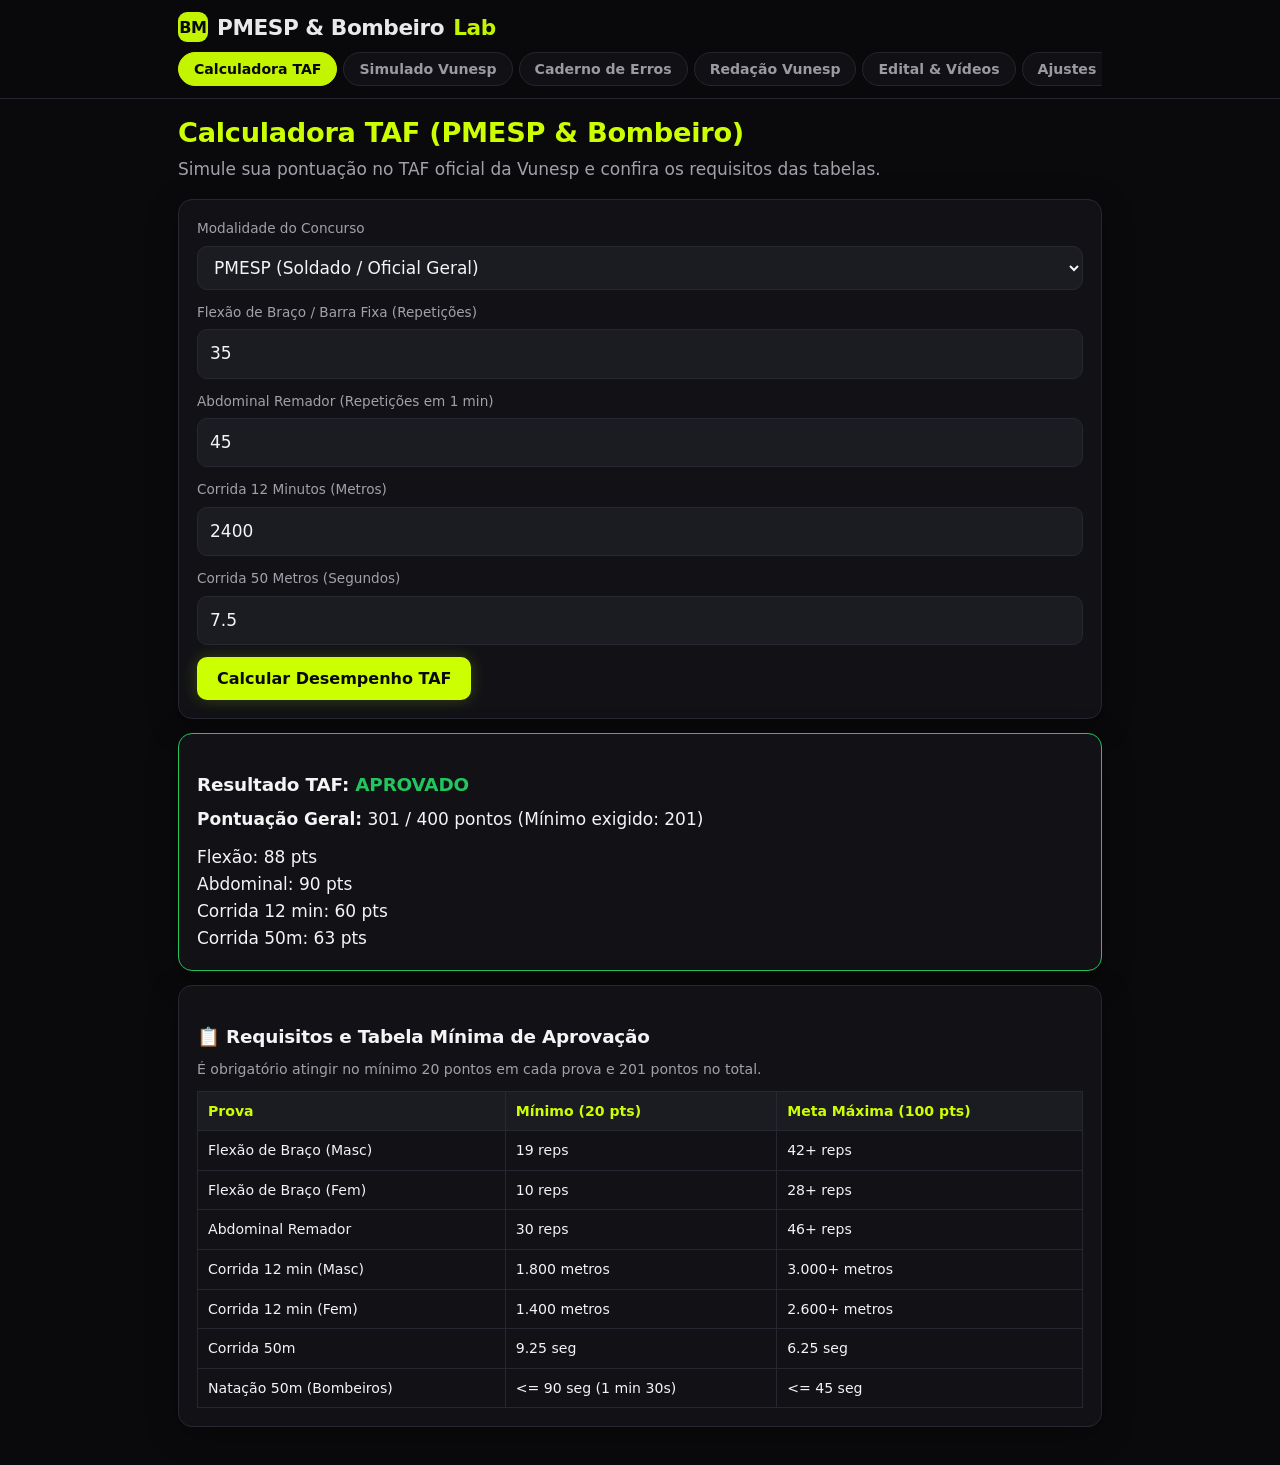
<file: index.html>
<!DOCTYPE html>
<html lang="pt-BR">
<head>
<meta charset="UTF-8">
<meta name="viewport" content="width=device-width, initial-scale=1, viewport-fit=cover">
<meta name="theme-color" content="#0a0a0c">
<title>PMESP & Bombeiro Lab — Portal Tático de Estudos & TAF</title>
<style>
:root{--bg:#0a0a0c;--s1:#121216;--s2:#1b1b22;--ln:#272732;--tx:#f4f4f5;--mu:#a1a1aa;--ac:#ccff00;--ok:#22c55e;--er:#ff3366;
--h:'Chakra Petch',system-ui,-apple-system,sans-serif;--b:'Inter',system-ui,-apple-system,sans-serif}
[data-theme="light"]{--bg:#f4f6f9;--s1:#ffffff;--s2:#e2e8f0;--ln:#cbd5e1;--tx:#1e293b;--mu:#64748b;--ac:#65a30d;--ok:#16a34a;--er:#dc2626}
*{box-sizing:border-box;margin:0}
html{-webkit-text-size-adjust:100%}
body{background:var(--bg);color:var(--tx);font:17px/1.6 var(--b);min-height:100vh;padding-bottom:env(safe-area-inset-bottom);transition:background .2s,color .2s}
button,select,textarea,input{font:inherit;color:inherit}
button{cursor:pointer}
:focus-visible{outline:2px solid var(--ac);outline-offset:2px}
.badge{background:var(--er);color:#fff;border-radius:99px;font-size:.7rem;padding:1px 7px;margin-left:4px;font-weight:700}
main{max-width:960px;margin:auto;padding:8px 18px 24px}
h1,h2,h3{font-family:var(--h);line-height:1.2;letter-spacing:-.01em}
h1{font-size:1.7rem;margin:10px 0 6px;color:var(--ac)}h2{font-size:1.15rem;margin:22px 0 10px}
p.lead{color:var(--mu);margin-bottom:16px}
.card{background:var(--s1);border:1px solid var(--ln);border-radius:14px;padding:18px;margin-bottom:14px;box-shadow:0 8px 32px 0 rgba(0,0,0,0.3)}
.grid{display:grid;grid-template-columns:repeat(2,1fr);gap:10px}
@media(min-width:700px){.grid{grid-template-columns:repeat(4,1fr)}}
.stat{background:var(--s1);border:1px solid var(--ln);border-radius:12px;padding:12px;display:flex;flex-direction:column;gap:2px}
.stat span{font:500 .8rem var(--h);color:var(--mu)}.stat b{font:700 1.6rem var(--h)}.stat small{color:var(--mu);font-size:.78rem}
.stat i{display:block;height:5px;border-radius:5px;background:var(--s2);position:relative;overflow:hidden;margin:4px 0}
.stat i::after{content:"";position:absolute;inset:0;width:var(--p);background:var(--c)}
.chips{display:flex;flex-wrap:wrap;gap:8px;margin-bottom:14px}
.chip{background:var(--s2);border:1px solid var(--ln);border-radius:99px;padding:7px 14px;font:500 .9rem var(--h)}
.chip[aria-pressed=true]{background:var(--ac);color:#0a0a0c;border-color:var(--ac);font-weight:700}
.btn{background:var(--ac);color:#0a0a0c;border:0;border-radius:10px;padding:12px 20px;font:700 1rem var(--h);box-shadow:0 0 15px rgba(204,255,0,0.2);transition:all .2s}
.btn:hover{transform:translateY(-1px);box-shadow:0 0 25px rgba(204,255,0,0.5)}
.btn.ghost{background:var(--s2);color:var(--tx);border:1px solid var(--ln);box-shadow:none}
.btn.sm{padding:7px 12px;font-size:.85rem}
.row{display:flex;gap:10px;flex-wrap:wrap;align-items:center}
.top{display:flex;justify-content:space-between;align-items:center;color:var(--mu);font:500 .9rem var(--h);margin-bottom:10px}
.tag{display:inline-flex;align-items:center;gap:6px;font:500 .8rem var(--h);color:var(--mu)}
.tag::before{content:"";width:9px;height:9px;border-radius:50%;background:var(--c)}
.q{font-size:1.08rem;margin:8px 0 16px;white-space:pre-line}
.alt{display:flex;gap:12px;width:100%;text-align:left;background:var(--s2);border:1px solid var(--ln);border-radius:12px;padding:13px 14px;margin-bottom:9px;line-height:1.45}
.alt b{font:700 .95rem var(--h);color:var(--ac);min-width:1.1em}
.alt:not(:disabled):hover{border-color:var(--ac)}
.alt.ok{border-color:var(--ok);background:rgba(34,197,94,.12)}.alt.ok b{color:var(--ok)}
.alt.no{border-color:var(--er);background:rgba(255,51,102,.12)}.alt.no b{color:var(--er)}
.alt:disabled{cursor:default;color:var(--tx)}
.fb{border-left:4px solid var(--ac);background:var(--s2);border-radius:0 12px 12px 0;padding:12px 14px;margin:14px 0}
.fb.ok{border-color:var(--ok)}.fb.no{border-color:var(--er)}.fb strong{font-family:var(--h)}
.big{font:700 3rem var(--h);color:var(--ac)}
.bar{height:8px;background:var(--s2);border-radius:8px;overflow:hidden}.bar i{display:block;height:100%;width:0;background:var(--ok);transition:width .25s}
.mu{color:var(--mu)}.empty{text-align:center;padding:30px 10px;color:var(--mu)}
select,input[type="text"],input[type="number"]{background:var(--s2);border:1px solid var(--ln);border-radius:10px;padding:10px 12px;width:100%;font-family:var(--h)}
textarea{width:100%;min-height:360px;resize:vertical;background:var(--s1);border:1px solid var(--ln);border-radius:12px;padding:14px;line-height:1.8;font-family:var(--b);font-size:1.02rem}
.ck-row{display:flex;align-items:center;justify-content:space-between;padding:10px 14px;border-bottom:1px solid var(--ln);gap:12px;flex-wrap:wrap}
.ck-row:last-child{border:0}
.ck-info{flex:1;min-width:200px}.ck-info b{display:block;font-size:.95rem}.ck-info small{color:var(--mu);font-size:.82rem}
.ck-group{display:flex;gap:6px;align-items:center;flex-shrink:0}
.ck-btn{display:inline-flex;align-items:center;justify-content:center;width:32px;height:32px;border-radius:8px;background:var(--s2);border:1px solid var(--ln);font:700 .75rem var(--h);color:var(--mu);user-select:none;cursor:pointer}
.ck-btn.on{background:var(--ok);color:#0a0a0c;border-color:var(--ok)}
.prio{padding:2px 6px;border-radius:4px;font-size:.7rem;font-weight:700;margin-left:6px;text-transform:uppercase}
.prio-alta{background:rgba(255,51,102,.2);color:var(--er);border:1px solid var(--er)}
.prio-media{background:rgba(204,255,0,.2);color:var(--ac);border:1px solid var(--ac)}
.tbl{width:100%;border-collapse:collapse;margin-top:10px;font-size:.88rem}
.tbl th,.tbl td{border:1px solid var(--ln);padding:8px 10px;text-align:left}
.tbl th{background:var(--s2);color:var(--ac)}
header{position:sticky;top:0;z-index:5;background:var(--bg);border-bottom:1px solid var(--ln);opacity:.96;backdrop-filter:blur(10px)}
.hd{display:flex;align-items:center;justify-content:space-between;flex-wrap:wrap;gap:10px 16px;max-width:960px;margin:auto;padding:12px 18px;padding-top:calc(12px + env(safe-area-inset-top))}
.brand{font:800 1.35rem var(--h);display:flex;align-items:center;gap:9px;letter-spacing:-.02em}
.brand i{width:30px;height:30px;border-radius:9px;background:var(--ac);display:grid;place-items:center;color:#0a0a0c;font:800 1rem var(--h)}
.brand span{color:var(--ac)}
nav{display:flex;gap:6px;overflow-x:auto;max-width:100%;scrollbar-width:none}
nav::-webkit-scrollbar{display:none}
nav button{white-space:nowrap;background:var(--s1);border:1px solid var(--ln);border-radius:99px;padding:8px 15px;font:600 .88rem var(--h);color:var(--mu)}
nav button:hover{color:var(--tx)}
nav button[aria-current=page]{background:var(--ac);color:#0a0a0c;border-color:var(--ac)}
details.card{padding:0}
summary{list-style:none;display:flex;align-items:center;gap:8px;padding:15px 18px;font:700 1rem var(--h);cursor:pointer}
summary::-webkit-details-marker{display:none}
summary::before{content:"\25B8";color:var(--mu)}details[open] summary::before{content:"\25BE"}
summary span{flex:1}summary em{font-style:normal;color:var(--ac);font-size:.85rem}
details[open] summary{border-bottom:1px solid var(--ln)}
</style>
</head>
<body data-theme="dark">
<header><div class="hd">
  <div class="brand"><i>BM</i>PMESP & Bombeiro <span>Lab</span></div>
  <nav aria-label="Seções">
    <button data-t="taf">Calculadora TAF</button>
    <button data-t="sim">Simulado Vunesp</button>
    <button data-t="err">Caderno de Erros<span id="bd" class="badge" hidden></span></button>
    <button data-t="red">Redação Vunesp</button>
    <button data-t="edi">Edital & Vídeos</button>
    <button data-t="cfg">Ajustes & Backup</button>
  </nav></div></header>
<main id="app"></main>

<script>
const $=s=>document.querySelector(s);
const ld=(k,d)=>{try{const v=localStorage.getItem('pmlab:'+k);return v?JSON.parse(v):d}catch(e){return d}};
const sv=(k,v)=>{try{localStorage.setItem('pmlab:'+k,JSON.stringify(v));return true}catch(e){return false}};
const esc=s=>String(s).replace(/[&<>"]/g,c=>({'&':'&amp;','<':'&lt;','>':'&gt;','"':'&quot;'}[c]));
const shuf=a=>{a=a.slice();for(let i=a.length-1;i>0;i--){const j=Math.floor(Math.random()*(i+1));[a[i],a[j]]=[a[j],a[i]]}return a};
const L='ABCDE';
const AREAS={port:['Língua Portuguesa','#ccff00'],mat:['Matemática & RLM','#38bdf8'],ger:['Conhecimentos Gerais & Hist/Geo','#c084fc'],adm:['Adm Pública & Informática','#22c55e']};

(function(){
  const t=ld('theme','dark');document.body.setAttribute('data-theme',t);
  const now=new Date().toDateString();
  const st=ld('streak',{last:'',count:0});
  if(st.last!==now){
    const yesterday=new Date(Date.now()-86400000).toDateString();
    st.count=st.last===yesterday?st.count+1:1;
    st.last=now;sv('streak',st);
  }
})();

const q=(a,d,t,o,e)=>({a,d,t,o,e});
const Q=[
q('port','facil',"Assinale a alternativa em que a concordância verbal está correta de acordo com a norma-padrão:",["Fazem dois anos que não o vejo.","Houveram muitos incidentes na ocorrência policial.","Devem haver mais viaturas disponíveis no batalhão.","Faltou o policial e o seu encarregado na operação.","Existem várias normas que regem a conduta militar."],"O verbo 'existir' concorda com o sujeito ('várias normas'). 'Fazer' tempo e 'haver' sentido de existir são impessoais."),
q('port','medio',"No trecho «O patrulhamento ostensivo visa a garantir a ordem pública», a regência do verbo 'visar' está:",["incorreta, pois o verbo é transitivo direto e não exige preposição.","correta, pois com o sentido de 'objetivar' ou 'almejar' é transitivo indireto (exige 'a').","incorreta, pois deveria ser substituído por 'almeja para'.","correta, mas o 'a' deveria vir sem crase antes de verbo.","incorreta por reger objeto direto com partícula apassivadora."],"Visar com sentido de pretender/objetivar rege preposição 'a'. Como 'garantir' é verbo, não leva crase, mas a regência indireta está certa."),
q('mat','facil',"Uma viatura percorre 180 km em 2 horas e 30 minutos. A velocidade média desenvolvida por essa viatura, em km/h, foi de:",["60","72","80","90","100"],"2h30min = 2,5 horas. Vm = 180 ÷ 2,5 = 72 km/h."),
q('mat','medio',"Em um batalhão, 4 policiais realizam a manutenção de 12 viaturas em 3 horas. Trabalhando no mesmo ritmo, 6 policiais farão a manutenção de 30 viaturas em:",["4 horas","5 horas","6 horas","4h30min","3h30min"],"Regra de três composta: (Policiais × Horas) / Viaturas = Constante. (4×3)/12 = 1. Logo, (6×H)/30 = 1 => 6H = 30 => H = 5 horas."),
q('ger','facil',"De acordo com a Constituição do Estado de São Paulo, a Polícia Militar é força auxiliar e reserva do Exército, sendo instituição organizada com base na:",["hierarquia e na disciplina.","livre associação sindical.","democracia deliberativa horizontal.","independência operacional absoluta dos municípios.","paridade salarial civil-militar."],"Artigo 142 da CF e Constituição Estadual estabelecem a hierarquia e a disciplina como pilares das Forças Auxiliares."),
q('ger','medio',"A Revolução Constitucionalista de 1932 teve como um dos seus marcos históricos a participação expressiva dos paulistas contra o governo central. No contexto da PMESP, destaca-se a atuação do:",["Força Pública do Estado de São Paulo combatendo nas frentes de batalha.","Batalhão de Guardas Imperiais do Rio de Janeiro.","Exército Farroupilha no Sul do país.","Corpo de Bombeiros do Distrito Federal.","Regimento de Polícia Montada da Bahia."],"A Força Pública de São Paulo foi a espinha dorsal militar do movimento constitucionalista de 1932."),
q('adm','facil',"O uso de fórmulas básicas no Microsoft Excel para somar os valores das células A1 até A10 escreve-se corretamente como:",["=SOMA(A1:A10)","=ADICIONAR(A1-A10)","SUM(A1..A10)","TOTAL(A1:A10)","=CALCULAR(A1+A10)"],"A função padrão em português para soma em intervalo é =SOMA(início:fim)."),
q('adm','medio',"Nos termos da Lei Estadual Paulista, o ato administrativo discricionário é aquele em que a autoridade administrativa atua com margem de:",["liberdade de escolha quanto à conveniência e oportunidade, respeitada a lei.","obrigação estrita de cumprir o texto sem margem de interpretação.","autorização exclusiva do Poder Judiciário.","anulação automática por qualquer cidadão.","suspensão de garantias constitucionais."],"Discricionariedade envolve mérito administrativo (conveniência e oportunidade) nos limites legais.")
];

const ED=[
["Língua Portuguesa (Vunesp)","port",[
["Ortografia, Acentuação e Pontuação","Regras atuais e emprego de vírgula","alta","https://www.youtube.com/watch?v=8fGc8AmLMgY"],
["Morfologia e Sintaxe","Classes de palavras, crase, regência e concordância","alta","https://www.youtube.com/watch?v=1uB1k7Wn234"],
["Análise Textual e Coesão","Significação de palavras e tipos textuais","alta","https://www.youtube.com/watch?v=9g2p8Z8X7e8"]]],
["Matemática & RLM","mat",[
["Razão, Proporção e Regra de Três","Problemas aritméticos aplicados","alta","https://www.youtube.com/watch?v=3z8C8KxV8oQ"],
["Equações e Porcentagem","Acréscimos, descontos e proporções","media","https://www.youtube.com/watch?v=5V9f5Q7g9x0"],
["Raciocínio Lógico (RLM)","Proposições e diagramas lógicos","alta","https://www.youtube.com/watch?v=6v7C8X9Z1u2"]]],
["História e Geografia Geral/SP","ger",[
["História de São Paulo","Revolução de 1932 e República Velha","alta","https://www.youtube.com/watch?v=1x2y3z4a5b6"],
["Geografia de SP","Relevo, demografia e urbanização paulista","media","https://www.youtube.com/watch?v=3x4y5z6a7b8"]]],
["Noções de Adm Pública & Informática","adm",[
["Constituição Estadual e Federal","Direitos e Segurança Pública (Art. 144)","alta","https://www.youtube.com/watch?v=4x5y6z7a8b9"],
["Informática Básica","Windows, Word e Excel","alta","https://www.youtube.com/watch?v=0x1y2z3a4b5"]]]
];

const S={tab:'taf',sel:'all',dif:'all',n:6,z:null,tm:null};
document.querySelectorAll('nav button').forEach(b=>b.onclick=()=>{S.tab=b.dataset.t;render()});

function render(){
  clearInterval(S.tm);
  document.querySelectorAll('nav button').forEach(b=>{if(b.dataset.t===S.tab)b.setAttribute('aria-current','page');else b.removeAttribute('aria-current')});
  const n=Object.keys(ld('erros',{})).length,bd=$('#bd');bd.hidden=!n;bd.textContent=n;
  ({taf:vTaf,sim:vSim,err:vErr,red:vRed,edi:vEdi,cfg:vCfg})[S.tab]();
  window.scrollTo(0,0);
}

function vTaf(){
  const saved=ld('taf_data',{mode:'pm',flex:35,abd:45,corr:2400,c50:7.5,nat:80});
  $('#app').innerHTML=`<h1>Calculadora TAF (PMESP & Bombeiro)</h1>
  <p class="lead">Simule sua pontuação no TAF oficial da Vunesp e confira os requisitos das tabelas.</p>
  <div class="card">
    <label style="display:block;font-size:0.85rem;color:var(--mu);margin-bottom:6px">Modalidade do Concurso</label>
    <select id="taf-mode" style="margin-bottom:12px">
      <option value="pm" ${saved.mode==='pm'?'selected':''}>PMESP (Soldado / Oficial Geral)</option>
      <option value="bm" ${saved.mode==='bm'?'selected':''}>Corpo de Bombeiros (Com Natação)</option>
    </select>
    
    <label style="display:block;font-size:0.85rem;color:var(--mu);margin-bottom:6px">Flexão de Braço / Barra Fixa (Repetições)</label>
    <input type="number" id="taf-flex" value="${saved.flex||0}" style="margin-bottom:12px">
    
    <label style="display:block;font-size:0.85rem;color:var(--mu);margin-bottom:6px">Abdominal Remador (Repetições em 1 min)</label>
    <input type="number" id="taf-abd" value="${saved.abd||0}" style="margin-bottom:12px">
    
    <label style="display:block;font-size:0.85rem;color:var(--mu);margin-bottom:6px">Corrida 12 Minutos (Metros)</label>
    <input type="number" id="taf-corr" value="${saved.corr||0}" style="margin-bottom:12px">
    
    <label style="display:block;font-size:0.85rem;color:var(--mu);margin-bottom:6px">Corrida 50 Metros (Segundos)</label>
    <input type="number" id="taf-c50" step="0.1" value="${saved.c50||0}" style="margin-bottom:12px">

    <div id="nat-box" style="display:${saved.mode==='bm'?'block':'none'}">
      <label style="display:block;font-size:0.85rem;color:var(--mu);margin-bottom:6px">Natação 50m (Segundos - Máximo 90s / 1 min e 30s)</label>
      <input type="number" id="taf-nat" value="${saved.nat||0}" style="margin-bottom:12px">
    </div>
    
    <button class="btn" id="calc-taf">Calcular Desempenho TAF</button>
  </div>
  <div id="taf-res"></div>
  
  <div class="card" style="margin-top:14px">
    <h2>📋 Requisitos e Tabela Mínima de Aprovação</h2>
    <p style="font-size:0.88rem;color:var(--mu)">É obrigatório atingir no mínimo 20 pontos em cada prova e 201 pontos no total.</p>
    <table class="tbl">
      <thead><tr><th>Prova</th><th>Mínimo (20 pts)</th><th>Meta Máxima (100 pts)</th></tr></thead>
      <tbody>
        <tr><td>Flexão de Braço (Masc)</td><td>19 reps</td><td>42+ reps</td></tr>
        <tr><td>Flexão de Braço (Fem)</td><td>10 reps</td><td>28+ reps</td></tr>
        <tr><td>Abdominal Remador</td><td>30 reps</td><td>46+ reps</td></tr>
        <tr><td>Corrida 12 min (Masc)</td><td>1.800 metros</td><td>3.000+ metros</td></tr>
        <tr><td>Corrida 12 min (Fem)</td><td>1.400 metros</td><td>2.600+ metros</td></tr>
        <tr><td>Corrida 50m</td><td>9.25 seg</td><td>6.25 seg</td></tr>
        <tr><td>Natação 50m (Bombeiros)</td><td><= 90 seg (1 min 30s)</td><td><= 45 seg</td></tr>
      </tbody>
    </table>
  </div>`;

  $('#taf-mode').onchange=e=>{
    $('#nat-box').style.display=e.target.value==='bm'?'block':'none';
  };

  $('#calc-taf').onclick=()=>{
    const mode=$('#taf-mode').value;
    const flex=Number($('#taf-flex').value)||0;
    const abd=Number($('#taf-abd').value)||0;
    const corr=Number($('#taf-corr').value)||0;
    const c50=Number($('#taf-c50').value)||0;
    const nat=Number($('#taf-nat').value)||0;
    
    sv('taf_data',{mode,flex,abd,corr,c50,nat});
    
    const pFlex = Math.min(100, Math.max(0, Math.round(flex * 2.5)));
    const pAbd = Math.min(100, Math.max(0, Math.round(abd * 2.0)));
    const pCorr = Math.min(100, Math.max(0, Math.round((corr - 1500) / 15)));
    const p50 = Math.min(100, Math.max(0, Math.round((10 - c50) * 25)));
    const natOk = mode==='pm' || (nat > 0 && nat <= 90);
    
    const total = pFlex + pAbd + pCorr + p50;
    const ok = pFlex>=20 && pAbd>=20 && pCorr>=20 && p50>=20 && natOk && total>=201;

    $('#taf-res').innerHTML=`<div class="card" style="border-color:${ok?'var(--ok)':'var(--er)'}">
      <h2>Resultado TAF: <span style="color:${ok?'var(--ok)':'var(--er)'}">${ok?'APROVADO':'REPROVADO'}</span></h2>
      <p><b>Pontuação Geral:</b> ${total} / 400 pontos (Mínimo exigido: 201)</p>
      <div style="margin-top:10px">
        <p>Flexão: ${pFlex} pts ${pFlex<20?'⚠️ (Abaixo dos 20 pts!)':''}</p>
        <p>Abdominal: ${pAbd} pts ${pAbd<20?'⚠️ (Abaixo dos 20 pts!)':''}</p>
        <p>Corrida 12 min: ${pCorr} pts ${pCorr<20?'⚠️ (Abaixo dos 20 pts!)':''}</p>
        <p>Corrida 50m: ${p50} pts ${p50<20?'⚠️ (Abaixo dos 20 pts!)':''}</p>
        ${mode==='bm'?`<p>Natação 50m: <span style="color:${natOk?'var(--ok)':'var(--er)'}">${natOk?'APROVADO (<= 1min 30s)':'REPROVADO (Tempo > 90s)'}</span></p>`:''}
      </div>
    </div>`;
  };
  $('#calc-taf').click();
}

function vSim(){
  if(S.z&&S.z.done)return vRes();
  if(S.z)return vQ();
  const chips=[['all','Todas as disciplinas'],...Object.entries(AREAS).map(([k,v])=>[k,v[0]])].map(([k,nm])=>`<button class="chip" data-a="${k}" aria-pressed="${S.sel===k}">${nm}</button>`).join('');
  
  $('#app').innerHTML=`<h1>Simulado Oficial Vunesp / PMESP</h1>
  <div class="card">
    <label style="display:block;font-size:0.85rem;color:var(--mu);margin-bottom:6px">Disciplina</label>
    <div class="chips" id="ca">${chips}</div>
    <button class="btn" id="go" style="margin-top:10px">Iniciar Simulado Tático</button>
  </div>`;
  
  $('#ca').onclick=e=>{const b=e.target.closest('[data-a]');if(b){S.sel=b.dataset.a;vSim()}};
  $('#go').onclick=()=>{
    let ids=Q.map((_,i)=>i).filter(i=>S.sel==='all'||Q[i].a===S.sel);
    if(!ids.length){alert('Nenhuma questão encontrada!');return}
    start(shuf(ids),false);
  };
}
function start(ids,review){
  S.z={list:ids,ords:ids.map(()=>shuf([0,1,2,3,4])),i:0,hits:0,res:[],t0:Date.now(),review,ans:null,done:false};
  render();
}
function vQ(){
  const z=S.z,id=z.list[z.i],qq=Q[id],o=z.ords[z.i],[nm,c]=AREAS[qq.a];
  $('#app').innerHTML=`<div class="top"><span>Questão ${z.i+1} de ${z.list.length}</span><span id="tm">0:00</span></div>
  <div class="bar" role="progressbar"><i style="width:${z.i/z.list.length*100}%"></i></div>
  <div class="card" style="margin-top:14px">
    <span class="tag" style="--c:${c}">${nm}</span>
    <p class="q">${esc(qq.t)}</p>
    <div id="alts">${o.map((k,j)=>`<button class="alt" data-j="${j}"><b>${L[j]}</b><span>${esc(qq.o[k])}</span></button>`).join('')}</div>
    <div id="fb"></div>
  </div>`;
  const tick=()=>{const s=Math.floor((Date.now()-z.t0)/1000);$('#tm').textContent=Math.floor(s/60)+':'+String(s%60).padStart(2,'0')};
  tick();S.tm=setInterval(tick,1000);
  $('#alts').onclick=e=>{const b=e.target.closest('.alt');if(b&&!z.ans)pick(+b.dataset.j)};
}
function pick(j){
  const z=S.z,id=z.list[z.i],qq=Q[id],o=z.ords[z.i],ok=o[j]===0;z.ans=true;
  if(ok)z.hits++;z.res.push({id,ok});
  const er=ld('erros',{});if(!ok)er[id]={n:(er[id]?.n||0)+1,mine:qq.o[o[j]],area:qq.a};else if(z.review)delete er[id];sv('erros',er);
  document.querySelectorAll('.alt').forEach((b,i)=>{b.disabled=true;if(o[i]===0)b.classList.add('ok');else if(i===j)b.classList.add('no')});
  const last=z.i+1>=z.list.length;
  $('#fb').innerHTML=`<div class="fb ${ok?'ok':'no'}"><strong>${ok?'Correto!':'Resposta certa: '+L[o.indexOf(0)]+'.'}</strong><br>${esc(qq.e)}</div>
  <button class="btn" id="nx">${last?'Ver resultado':'Próxima'}</button>`;
  $('#nx').onclick=()=>{last?(S.z.done=true,render()):(z.i++,z.ans=null,render())};
  $('#bd').hidden=!Object.keys(er).length;$('#bd').textContent=Object.keys(er).length;
}
function vRes(){
  const z=S.z,t=z.res.length,p=t?Math.round(z.hits/t*100):0;
  $('#app').innerHTML=`<h1>Resultado do Simulado</h1><div class="card"><div class="big">${z.hits}/${t} (${p}%)</div><p>Simulado concluído.</p></div>
  <button class="btn" onclick="S.z=null;render()">Novo Simulado</button>`;
}

function vErr(){
  const er=ld('erros',{}),ids=Object.keys(er).map(Number);
  if(!ids.length){$('#app').innerHTML=`<h1>Caderno de Erros</h1><div class="card empty">Nenhum erro registrado.</div>`;return}
  $('#app').innerHTML=`<h1>Caderno de Erros</h1><p class="lead">${ids.length} questão(ões) para revisar.</p>
  <button class="btn" onclick="sv('erros',{});render()">Limpar Caderno</button>`;
}

function vRed(){
  const saved=ld('redacao','');
  $('#app').innerHTML=`<h1>Laboratório de Redação Vunesp</h1><p class="lead">Treine sua dissertação (15 a 30 linhas).</p>
  <div class="card">
    <div class="grid" style="grid-template-columns:repeat(3,1fr);margin-bottom:14px">
      <div class="stat"><span>Palavras</span><b id="w-pal">0</b></div>
      <div class="stat"><span>Linhas (Est.)</span><b id="w-lin">0</b><small>Meta: 30 linhas</small></div>
      <div class="stat"><span>Caracteres</span><b id="w-car">0</b></div>
    </div>
    <textarea id="ta-red" placeholder="Digite seu texto...">${esc(saved)}</textarea>
  </div>`;
  const ta=$('#ta-red');
  ta.oninput=()=>{
    const v=ta.value,c=v.length,w=v.trim()?v.trim().split(/\s+/).length:0,l=Math.round(c/75);
    $('#w-car').textContent=c;$('#w-pal').textContent=w;$('#w-lin').textContent=l;sv('redacao',v);
  };
  ta.oninput();
}

function vEdi(){
  const store=ld('edital_pm',{}),notesStore=ld('pm_notes',{});
  const blocks=ED.map(([title,key,items])=>{
    const rows=items.map(([st,desc,prio,vidUrl],i)=>{
      const idBase=`${key}_${i}`, tOn=store[`${idBase}_t`]?'on':'', eOn=store[`${idBase}_e`]?'on':'', rOn=store[`${idBase}_r`]?'on':'';
      const savedNote=notesStore[idBase]||'';
      const vidHTML=vidUrl?`<br><a href="${vidUrl}" target="_blank" class="vid-link">▶ Assistir Vídeo Aula</a>`:'';
      return `<div class="ck-row"><div class="ck-info"><b>${st} <span class="prio prio-${prio}">${prio}</span></b><small>${desc}${vidHTML}</small>
      <div class="note-box"><input type="text" placeholder="Anotação..." data-note-id="${idBase}" value="${esc(savedNote)}"></div></div>
      <div class="ck-group"><span class="ck-btn ${tOn}" data-k="${idBase}_t">T</span><span class="ck-btn ${eOn}" data-k="${idBase}_e">E</span><span class="ck-btn ${rOn}" data-k="${idBase}_r">R</span></div></div>`;
    }).join('');
    return `<details class="card" open><summary><span>${title}</span></summary>${rows}</details>`;
  }).join('');
  $('#app').innerHTML=`<h1>Edital Verticalizado & Vídeos</h1>${blocks}`;
  
  $('#app').oninput=e=>{
    const input=e.target.closest('[data-note-id]');
    if(input){const k=input.dataset.noteId;const notes=ld('pm_notes',{});notes[k]=input.value;sv('pm_notes',notes)}
  };
  $('#app').onclick=e=>{const btn=e.target.closest('.ck-btn');if(btn){store[btn.dataset.k]=!store[btn.dataset.k];sv('edital_pm',store);vEdi()}};
}

function vCfg(){
  const th=ld('theme','dark');
  $('#app').innerHTML=`<h1>Ajustes & Backup</h1><div class="card">
    <button class="btn ${th==='dark'?'':'ghost'}" onclick="sv('theme','dark');document.body.setAttribute('data-theme','dark');vCfg()">Modo Escuro Tático</button>
    <button class="btn ${th==='light'?'':'ghost'}" onclick="sv('theme','light');document.body.setAttribute('data-theme','light');vCfg()" style="margin-left:10px">Modo Claro</button>
  </div>
  <div class="card">
    <button class="btn" onclick="const blob=new Blob([JSON.stringify(localStorage)],{type:'json'});const a=document.createElement('a');a.href=URL.createObjectURL(blob);a.download='pm-bombeiro-backup.json';a.click()">Exportar Backup JSON</button>
  </div>`;
}

render();
</script>
</body>
</html>
</file>
